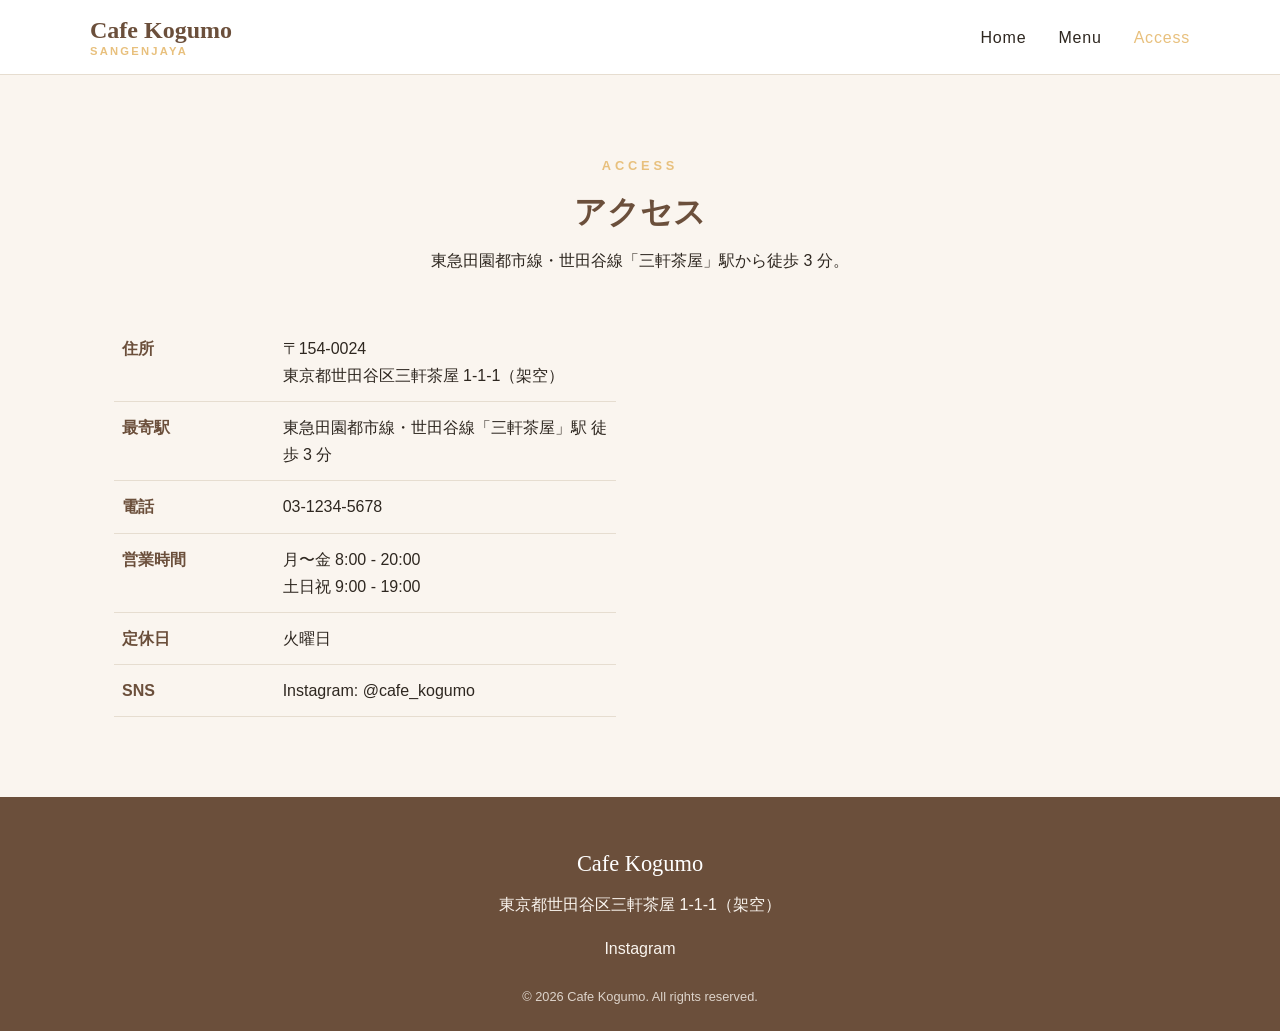
<file: access.html>
<!DOCTYPE html>
<html lang="ja">
<head>
  <meta charset="UTF-8">
  <meta name="viewport" content="width=device-width, initial-scale=1">
  <title>Access ― Cafe Kogumo</title>
  <meta name="description" content="Cafe Kogumo へのアクセス。東急田園都市線・世田谷線「三軒茶屋」駅から徒歩 3 分。">
  <link rel="stylesheet" href="css/style.css">
</head>
<body>
  <header class="site-header">
    <div class="container site-header__inner">
      <a class="site-logo" href="index.html">Cafe Kogumo<span>SANGENJAYA</span></a>
      <button class="menu-toggle" type="button" aria-expanded="false" aria-controls="global-nav" aria-label="メニューを開く">
        <span class="menu-toggle__bar"></span>
        <span class="menu-toggle__bar"></span>
        <span class="menu-toggle__bar"></span>
      </button>
      <nav class="global-nav" id="global-nav" aria-label="グローバル">
        <ul class="global-nav__list">
          <li><a class="global-nav__link" href="index.html">Home</a></li>
          <li><a class="global-nav__link" href="menu.html">Menu</a></li>
          <li><a class="global-nav__link is-current" href="access.html">Access</a></li>
        </ul>
      </nav>
    </div>
  </header>

  <main>
    <section class="section">
      <div class="container">
        <h1 class="section__title"><span class="section__title-en">ACCESS</span>アクセス</h1>
        <p class="section__lead">東急田園都市線・世田谷線「三軒茶屋」駅から徒歩 3 分。</p>

        <div class="access-info">
          <table class="access-table">
            <tbody>
              <tr>
                <th scope="row">住所</th>
                <td>〒154-0024<br>東京都世田谷区三軒茶屋 1-1-1（架空）</td>
              </tr>
              <tr>
                <th scope="row">最寄駅</th>
                <td>東急田園都市線・世田谷線「三軒茶屋」駅 徒歩 3 分</td>
              </tr>
              <tr>
                <th scope="row">電話</th>
                <td>03-1234-5678</td>
              </tr>
              <tr>
                <th scope="row">営業時間</th>
                <td>月〜金 8:00 - 20:00<br>土日祝 9:00 - 19:00</td>
              </tr>
              <tr>
                <th scope="row">定休日</th>
                <td>火曜日</td>
              </tr>
              <tr>
                <th scope="row">SNS</th>
                <td><a href="#">Instagram: @cafe_kogumo</a></td>
              </tr>
            </tbody>
          </table>

          <iframe
            class="access-map"
            src="https://www.google.com/maps?q=%E4%B8%89%E8%BB%92%E8%8C%B6%E5%B1%8B%E9%A7%85&output=embed"
            title="Cafe Kogumo 周辺地図"
            loading="lazy"
            referrerpolicy="no-referrer-when-downgrade"></iframe>
        </div>
      </div>
    </section>
  </main>

  <footer class="site-footer">
    <div class="container">
      <p class="site-footer__logo">Cafe Kogumo</p>
      <p>東京都世田谷区三軒茶屋 1-1-1（架空）</p>
      <ul class="site-footer__sns">
        <li><a href="#">Instagram</a></li>
      </ul>
      <p class="site-footer__small">&copy; 2026 Cafe Kogumo. All rights reserved.</p>
    </div>
  </footer>

  <script src="js/menu-toggle.js"></script>
</body>
</html>
</file>
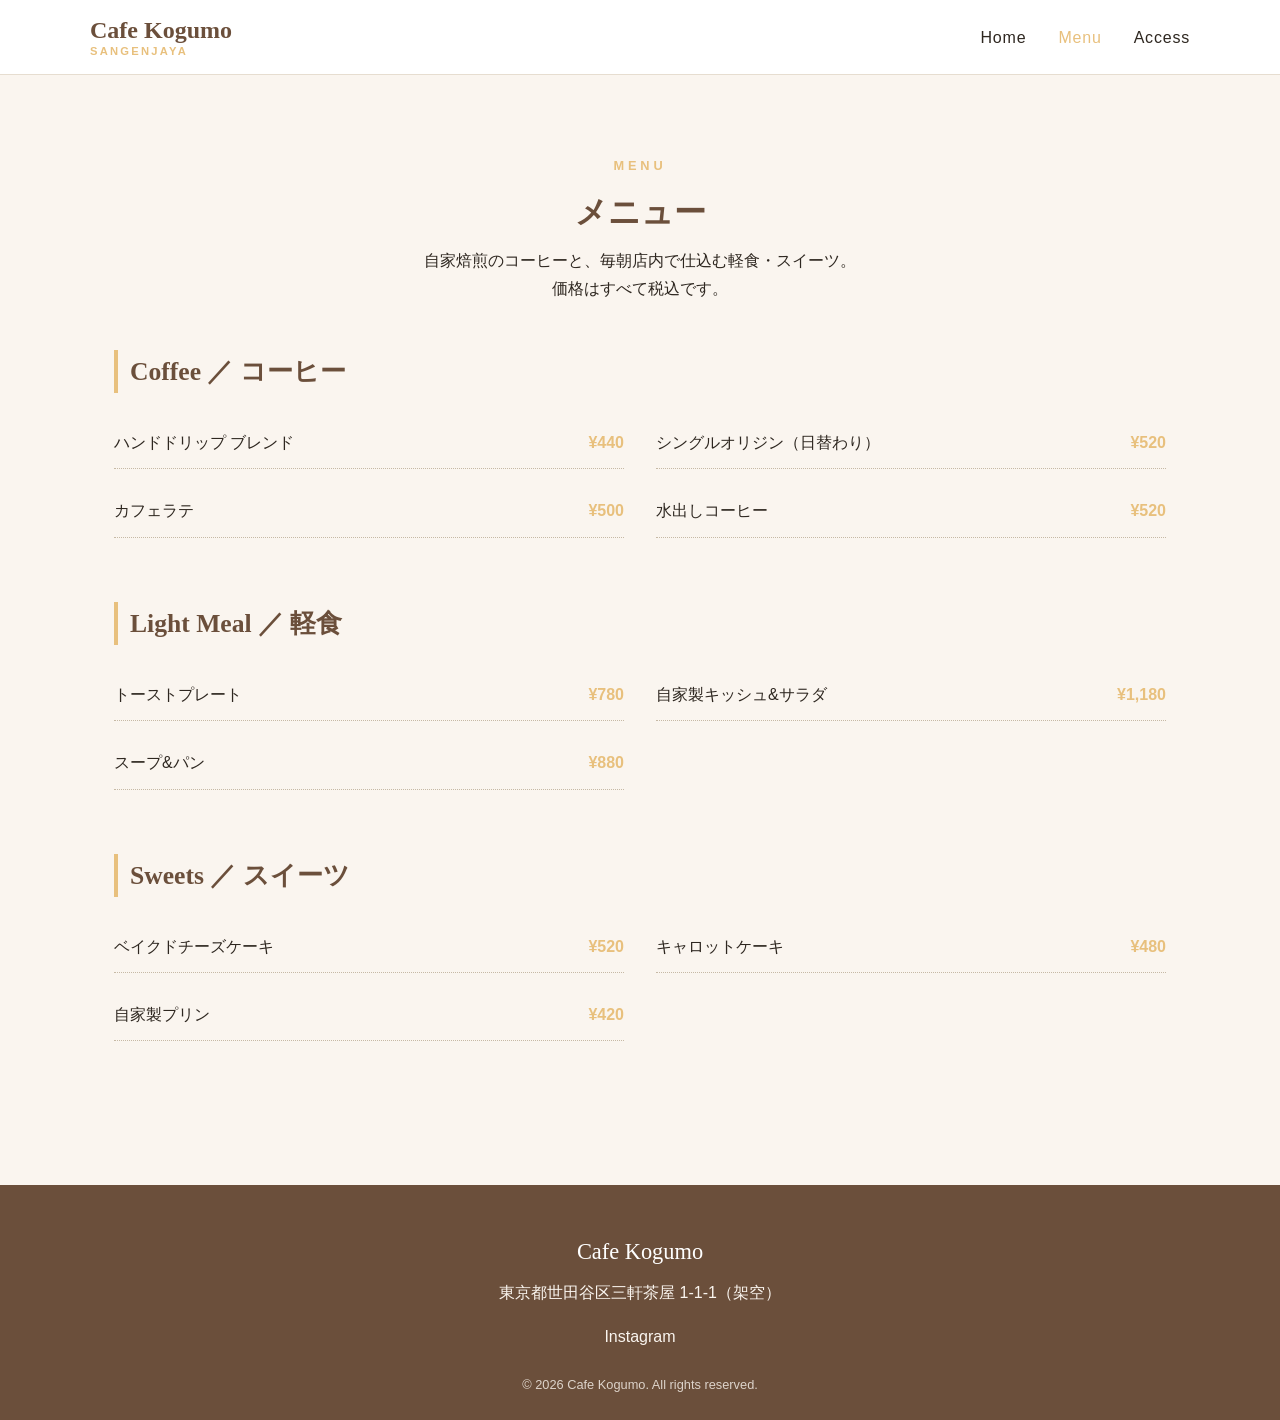
<file: menu.html>
<!DOCTYPE html>
<html lang="ja">
<head>
  <meta charset="UTF-8">
  <meta name="viewport" content="width=device-width, initial-scale=1">
  <title>Menu ― Cafe Kogumo</title>
  <meta name="description" content="Cafe Kogumo のメニュー一覧。自家焙煎のコーヒー、手作りの軽食とスイーツをご用意しています。">
  <link rel="stylesheet" href="css/style.css">
</head>
<body>
  <header class="site-header">
    <div class="container site-header__inner">
      <a class="site-logo" href="index.html">Cafe Kogumo<span>SANGENJAYA</span></a>
      <button class="menu-toggle" type="button" aria-expanded="false" aria-controls="global-nav" aria-label="メニューを開く">
        <span class="menu-toggle__bar"></span>
        <span class="menu-toggle__bar"></span>
        <span class="menu-toggle__bar"></span>
      </button>
      <nav class="global-nav" id="global-nav" aria-label="グローバル">
        <ul class="global-nav__list">
          <li><a class="global-nav__link" href="index.html">Home</a></li>
          <li><a class="global-nav__link is-current" href="menu.html">Menu</a></li>
          <li><a class="global-nav__link" href="access.html">Access</a></li>
        </ul>
      </nav>
    </div>
  </header>

  <main>
    <section class="section">
      <div class="container">
        <h1 class="section__title"><span class="section__title-en">MENU</span>メニュー</h1>
        <p class="section__lead">自家焙煎のコーヒーと、毎朝店内で仕込む軽食・スイーツ。<br>価格はすべて税込です。</p>

        <div class="menu-category">
          <h2 class="menu-category__title">Coffee ／ コーヒー</h2>
          <ul class="menu-list">
            <li class="menu-item"><span class="menu-item__name">ハンドドリップ ブレンド</span><span class="menu-item__price">¥440</span></li>
            <li class="menu-item"><span class="menu-item__name">シングルオリジン（日替わり）</span><span class="menu-item__price">¥520</span></li>
            <li class="menu-item"><span class="menu-item__name">カフェラテ</span><span class="menu-item__price">¥500</span></li>
            <li class="menu-item"><span class="menu-item__name">水出しコーヒー</span><span class="menu-item__price">¥520</span></li>
          </ul>
        </div>

        <div class="menu-category">
          <h2 class="menu-category__title">Light Meal ／ 軽食</h2>
          <ul class="menu-list">
            <li class="menu-item"><span class="menu-item__name">トーストプレート</span><span class="menu-item__price">¥780</span></li>
            <li class="menu-item"><span class="menu-item__name">自家製キッシュ&amp;サラダ</span><span class="menu-item__price">¥1,180</span></li>
            <li class="menu-item"><span class="menu-item__name">スープ&amp;パン</span><span class="menu-item__price">¥880</span></li>
          </ul>
        </div>

        <div class="menu-category">
          <h2 class="menu-category__title">Sweets ／ スイーツ</h2>
          <ul class="menu-list">
            <li class="menu-item"><span class="menu-item__name">ベイクドチーズケーキ</span><span class="menu-item__price">¥520</span></li>
            <li class="menu-item"><span class="menu-item__name">キャロットケーキ</span><span class="menu-item__price">¥480</span></li>
            <li class="menu-item"><span class="menu-item__name">自家製プリン</span><span class="menu-item__price">¥420</span></li>
          </ul>
        </div>
      </div>
    </section>
  </main>

  <footer class="site-footer">
    <div class="container">
      <p class="site-footer__logo">Cafe Kogumo</p>
      <p>東京都世田谷区三軒茶屋 1-1-1（架空）</p>
      <ul class="site-footer__sns">
        <li><a href="#">Instagram</a></li>
      </ul>
      <p class="site-footer__small">&copy; 2026 Cafe Kogumo. All rights reserved.</p>
    </div>
  </footer>

  <script src="js/menu-toggle.js"></script>
</body>
</html>
</file>
<file: css/style.css>
@charset "UTF-8";

:root {
  --color-main: #6B4F3B;
  --color-accent: #E8C07D;
  --color-accent-dark: #d9a65c;
  --color-bg: #FAF5EF;
  --color-text: #2E2720;
  --color-white: #ffffff;
  --color-line: #e6ddd0;
  --font-base: "Hiragino Kaku Gothic ProN", "Hiragino Sans", "Yu Gothic", "Meiryo", sans-serif;
  --font-heading: "Hiragino Mincho ProN", "Yu Mincho", "MS P Mincho", serif;
  --container-max: 1100px;
  --radius: 8px;
}

*,
*::before,
*::after {
  box-sizing: border-box;
}

body,
h1,
h2,
h3,
p,
ul,
figure {
  margin: 0;
  padding: 0;
}

ul {
  list-style: none;
}

img {
  display: block;
  max-width: 100%;
  height: auto;
}

a {
  color: inherit;
  text-decoration: none;
}

body {
  font-family: var(--font-base);
  color: var(--color-text);
  background: var(--color-bg);
  line-height: 1.7;
  -webkit-font-smoothing: antialiased;
}

.container {
  max-width: var(--container-max);
  margin: 0 auto;
  padding: 0 24px;
}

.site-header {
  position: sticky;
  top: 0;
  background: var(--color-white);
  border-bottom: 1px solid var(--color-line);
  z-index: 10;
}

.site-header__inner {
  display: flex;
  align-items: center;
  justify-content: space-between;
  padding: 16px 0;
  position: relative;
}

.site-logo {
  font-family: var(--font-heading);
  font-size: 1.5rem;
  font-weight: 700;
  color: var(--color-main);
  line-height: 1.2;
}

.site-logo span {
  display: block;
  font-family: var(--font-base);
  font-size: 0.7rem;
  letter-spacing: 0.2em;
  color: var(--color-accent);
}

.global-nav__list {
  display: flex;
  gap: 32px;
}

.global-nav__link {
  font-weight: 500;
  letter-spacing: 0.05em;
  transition: color 0.2s;
}

.global-nav__link:hover,
.global-nav__link.is-current {
  color: var(--color-accent);
}

.menu-toggle {
  display: none;
  width: 40px;
  height: 40px;
  border: 0;
  padding: 0;
  background: transparent;
  cursor: pointer;
}

.menu-toggle__bar {
  display: block;
  width: 24px;
  height: 2px;
  margin: 5px auto;
  background: var(--color-main);
}

.hero {
  position: relative;
  height: 520px;
  background: url("https://placehold.co/1600x900/6B4F3B/FAF5EF?text=Hero+Photo") center / cover no-repeat;
  color: var(--color-white);
  display: flex;
  align-items: center;
  justify-content: center;
  text-align: center;
}

.hero::before {
  content: "";
  position: absolute;
  inset: 0;
  background: rgba(46, 39, 32, 0.35);
}

.hero__inner {
  position: relative;
  padding: 0 24px;
}

.hero__copy {
  font-family: var(--font-heading);
  font-size: clamp(1.8rem, 4vw, 3rem);
  line-height: 1.4;
  margin-bottom: 16px;
}

.hero__sub {
  font-size: 1rem;
  letter-spacing: 0.15em;
  margin-bottom: 32px;
}

.button {
  display: inline-block;
  padding: 14px 32px;
  background: var(--color-accent);
  color: var(--color-text);
  font-weight: 700;
  letter-spacing: 0.05em;
  border-radius: 999px;
  transition: background 0.2s, transform 0.2s;
}

.button:hover {
  background: var(--color-accent-dark);
  transform: translateY(-2px);
}

.section {
  padding: 80px 0;
}

.section--alt {
  background: var(--color-white);
}

.section__title {
  font-family: var(--font-heading);
  font-size: 2rem;
  color: var(--color-main);
  text-align: center;
  margin-bottom: 8px;
}

.section__title-en {
  display: block;
  font-family: var(--font-base);
  font-size: 0.8rem;
  letter-spacing: 0.3em;
  color: var(--color-accent);
  margin-bottom: 8px;
}

.section__lead {
  max-width: 640px;
  margin: 0 auto 48px;
  text-align: center;
}

.about {
  display: grid;
  grid-template-columns: 1fr 1fr;
  gap: 48px;
  align-items: center;
}

.about__text p + p {
  margin-top: 16px;
}

.about figure img {
  border-radius: var(--radius);
}

.featured-list {
  display: grid;
  grid-template-columns: repeat(3, 1fr);
  gap: 32px;
}

.featured-item {
  background: var(--color-bg);
  border-radius: var(--radius);
  overflow: hidden;
  padding-bottom: 24px;
  text-align: center;
}

.featured-item__image {
  width: 100%;
  aspect-ratio: 4 / 3;
  object-fit: cover;
  margin-bottom: 16px;
}

.featured-item__name {
  font-family: var(--font-heading);
  font-size: 1.2rem;
  color: var(--color-main);
}

.featured-item__price {
  color: var(--color-accent);
  font-weight: 700;
  margin-top: 4px;
}

.menu-category {
  margin-bottom: 64px;
}

.menu-category__title {
  font-family: var(--font-heading);
  font-size: 1.6rem;
  color: var(--color-main);
  border-left: 4px solid var(--color-accent);
  padding-left: 12px;
  margin-bottom: 24px;
}

.menu-list {
  display: grid;
  grid-template-columns: repeat(2, 1fr);
  gap: 16px 32px;
}

.menu-item {
  display: flex;
  justify-content: space-between;
  align-items: baseline;
  padding: 12px 0;
  border-bottom: 1px dotted #c6b9a5;
}

.menu-item__name {
  font-weight: 500;
}

.menu-item__price {
  color: var(--color-accent);
  font-weight: 700;
  white-space: nowrap;
}

.access-info {
  display: grid;
  grid-template-columns: 1fr 1fr;
  gap: 48px;
  align-items: start;
}

.access-table {
  width: 100%;
  border-collapse: collapse;
}

.access-table th,
.access-table td {
  padding: 12px 8px;
  border-bottom: 1px solid var(--color-line);
  text-align: left;
  vertical-align: top;
}

.access-table th {
  width: 32%;
  color: var(--color-main);
  font-weight: 700;
}

.access-map {
  width: 100%;
  aspect-ratio: 4 / 3;
  border: 0;
  border-radius: var(--radius);
}

.site-footer {
  padding: 48px 0 24px;
  background: var(--color-main);
  color: var(--color-bg);
  text-align: center;
}

.site-footer__logo {
  font-family: var(--font-heading);
  font-size: 1.4rem;
  color: var(--color-white);
  margin-bottom: 8px;
}

.site-footer__sns {
  display: flex;
  justify-content: center;
  gap: 16px;
  margin: 16px 0 24px;
}

.site-footer__sns a:hover {
  color: var(--color-accent);
}

.site-footer__small {
  font-size: 0.8rem;
  opacity: 0.8;
}

@media (max-width: 768px) {
  .menu-toggle {
    display: block;
  }

  .global-nav {
    position: absolute;
    top: 100%;
    left: 0;
    right: 0;
    display: none;
    background: var(--color-white);
    border-top: 1px solid var(--color-line);
  }

  .global-nav.is-open {
    display: block;
  }

  .global-nav__list {
    flex-direction: column;
    gap: 0;
  }

  .global-nav__link {
    display: block;
    padding: 16px 24px;
    border-bottom: 1px solid var(--color-line);
  }

  .hero {
    height: 360px;
  }

  .section {
    padding: 48px 0;
  }

  .about {
    grid-template-columns: 1fr;
    gap: 24px;
  }

  .featured-list {
    grid-template-columns: 1fr;
  }

  .menu-list {
    grid-template-columns: 1fr;
  }

  .access-info {
    grid-template-columns: 1fr;
  }
}
</file>
